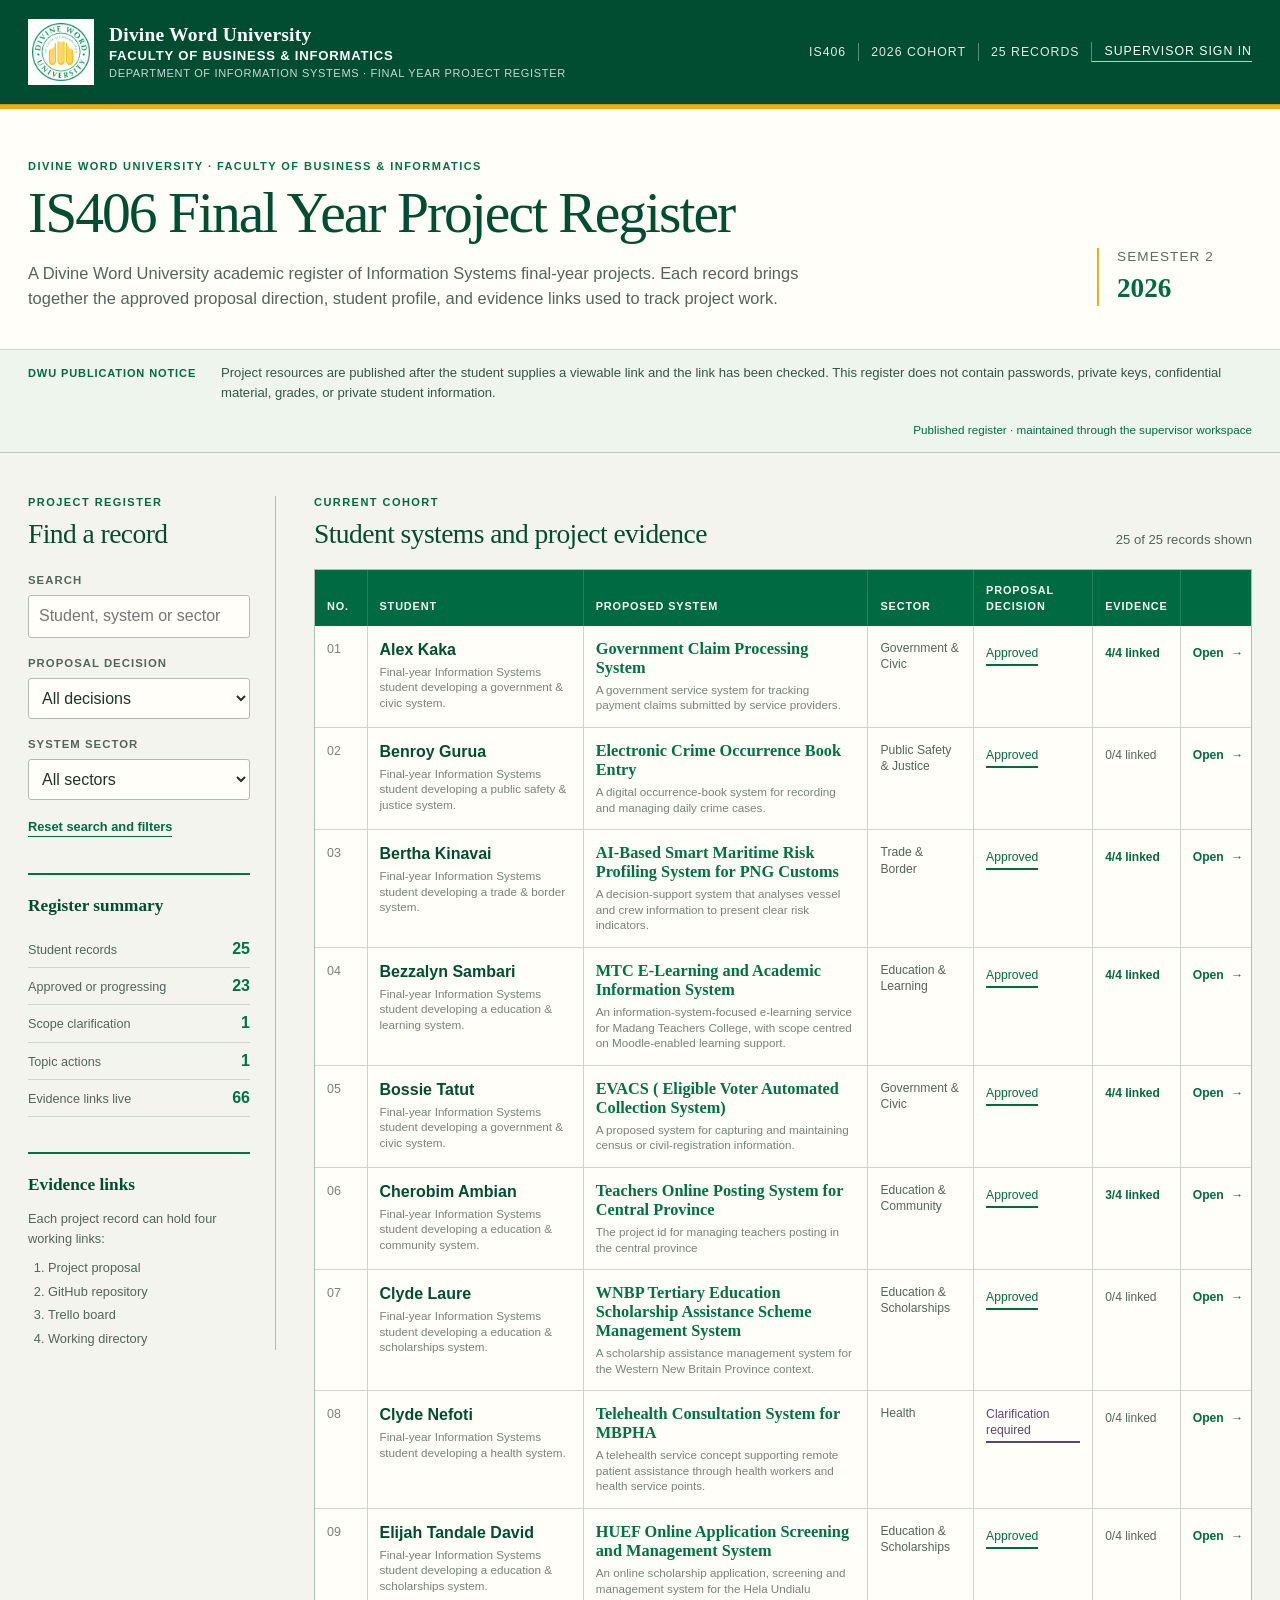
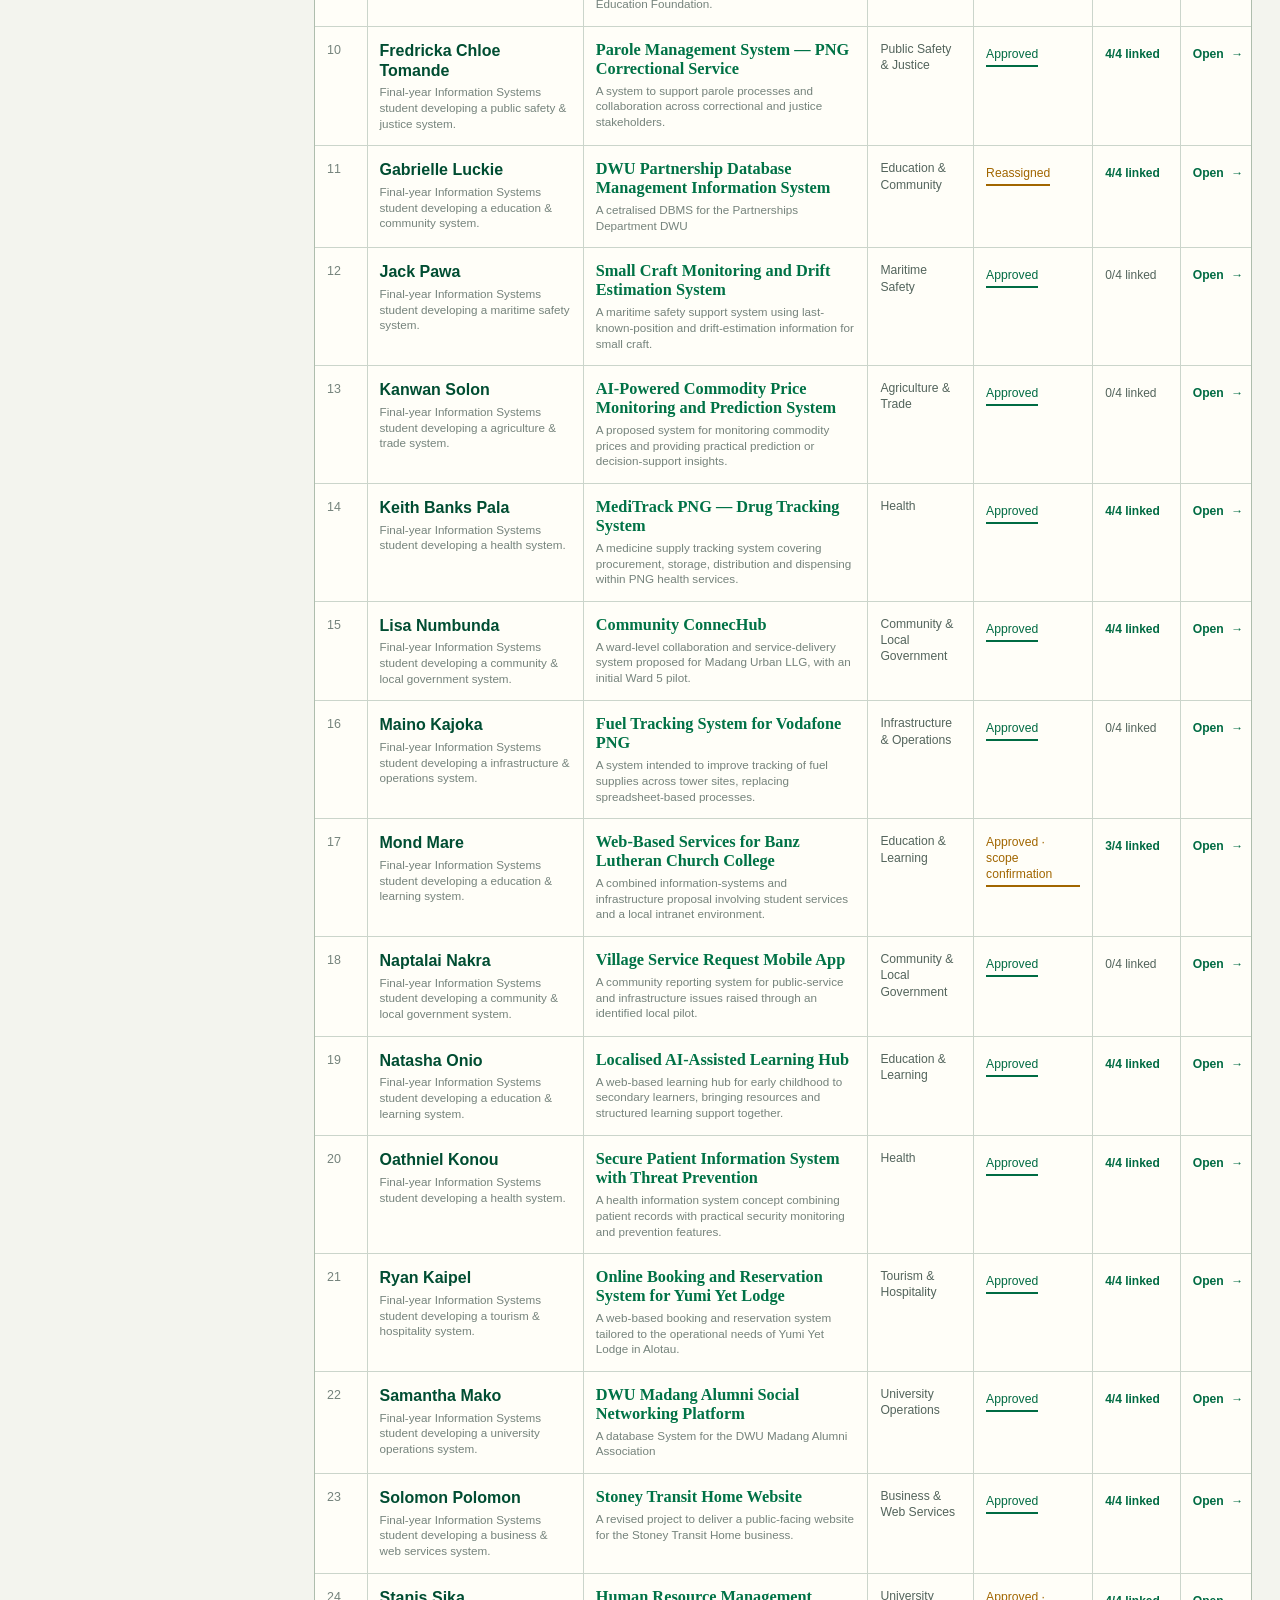
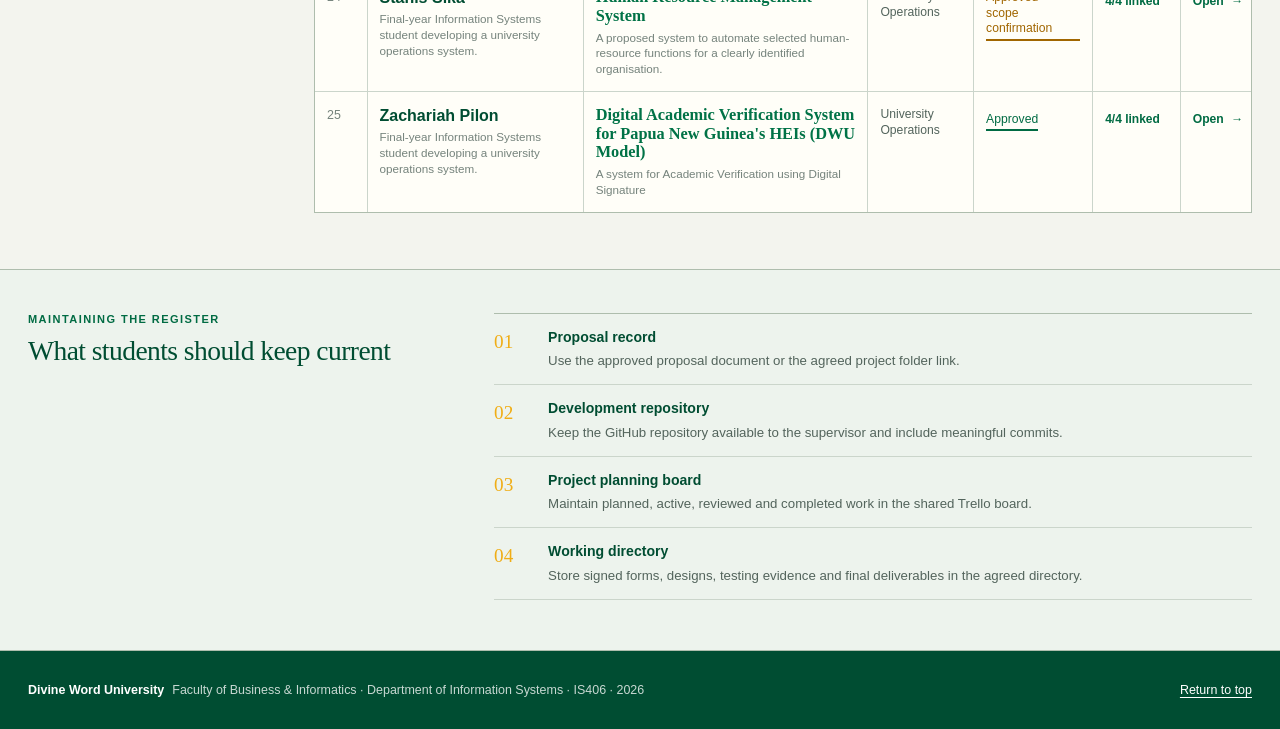
<file: index.html>
<!doctype html>
<html lang="en">
<head>
  <meta charset="utf-8">
  <meta name="viewport" content="width=device-width, initial-scale=1">
  <meta name="description" content="IS406 Final Year Project Register — student project proposals, repositories, project boards and working directories.">
  <meta name="theme-color" content="#006b3c">
  <title>IS406 Final Year Project Register | Divine Word University</title>
  <link rel="stylesheet" href="assets/styles.css">
</head>
<body>
  <a class="skip-link" href="#project-register">Skip to project register</a>

  <header class="masthead" id="top">
    <div class="page-width masthead-inner">
      <a class="institution-mark" href="#top" aria-label="Divine Word University IS406 Final Year Project Register home">
        <img class="dwu-crest" src="assets/images/dwu-logo.png" alt="Divine Word University crest">
        <span class="mark-text">
          <span class="university-name">Divine Word University</span>
          <strong>Faculty of Business &amp; Informatics</strong>
          <span>Department of Information Systems · Final Year Project Register</span>
        </span>
      </a>
      <div class="masthead-meta" aria-label="Register information">
        <span>IS406</span>
        <span>2026 Cohort</span>
        <span id="headerRecordCount">25 records</span>
        <button class="supervisor-link" id="openSupervisorWorkspace" type="button">Supervisor sign in</button>
      </div>
    </div>
  </header>

  <main>
    <section class="register-heading" aria-labelledby="page-title">
      <div class="page-width">
        <p class="kicker">Divine Word University · Faculty of Business &amp; Informatics</p>
        <div class="heading-line">
          <div>
            <h1 id="page-title">IS406 Final Year Project Register</h1>
            <p class="intro">A Divine Word University academic register of Information Systems final-year projects. Each record brings together the approved proposal direction, student profile, and evidence links used to track project work.</p>
          </div>
          <p class="register-period">Semester 2<br><strong>2026</strong></p>
        </div>
      </div>
    </section>

    <section class="register-notice" aria-label="Publication notice">
      <div class="page-width notice-inner">
        <strong>DWU publication notice</strong>
        <p>Project resources are published after the student supplies a viewable link and the link has been checked. This register does not contain passwords, private keys, confidential material, grades, or private student information.</p>
        <span id="registerDataStatus" class="register-data-status" aria-live="polite">Published register</span>
      </div>
    </section>

    <section class="work-area page-width" id="project-register" aria-labelledby="register-title">
      <aside class="register-tools" aria-labelledby="find-record-title">
        <div class="tool-heading">
          <p class="kicker">Project register</p>
          <h2 id="find-record-title">Find a record</h2>
        </div>

        <label class="field-label" for="searchInput">Search</label>
        <div class="search-control">
          <input id="searchInput" type="search" placeholder="Student, system or sector" autocomplete="off">
        </div>

        <label class="field-label" for="statusFilter">Proposal decision</label>
        <select id="statusFilter">
          <option value="all">All decisions</option>
          <option value="Approved">Approved</option>
          <option value="Approved · scope confirmation">Approved · scope confirmation</option>
          <option value="Clarification required">Clarification required</option>
          <option value="Reassigned">Reassigned</option>
          <option value="New topic required">New topic required</option>
        </select>

        <label class="field-label" for="domainFilter">System sector</label>
        <select id="domainFilter"><option value="all">All sectors</option></select>

        <button class="text-button" id="clearFilters" type="button">Reset search and filters</button>

        <section class="register-summary" aria-labelledby="summary-title">
          <h3 id="summary-title">Register summary</h3>
          <dl id="summaryList"></dl>
        </section>

        <section class="evidence-key" aria-labelledby="evidence-title">
          <h3 id="evidence-title">Evidence links</h3>
          <p>Each project record can hold four working links:</p>
          <ol>
            <li>Project proposal</li>
            <li>GitHub repository</li>
            <li>Trello board</li>
            <li>Working directory</li>
          </ol>
        </section>
      </aside>

      <section class="register-content" aria-labelledby="register-title">
        <div class="register-content-head">
          <div>
            <p class="kicker">Current cohort</p>
            <h2 id="register-title">Student systems and project evidence</h2>
          </div>
          <p id="resultCount" class="record-count" aria-live="polite"></p>
        </div>

        <div class="table-scroll" tabindex="0" aria-label="Scrollable student project register">
          <table class="project-table">
            <thead>
              <tr>
                <th scope="col" class="col-no">No.</th>
                <th scope="col">Student</th>
                <th scope="col">Proposed system</th>
                <th scope="col">Sector</th>
                <th scope="col">Proposal decision</th>
                <th scope="col" class="col-evidence">Evidence</th>
                <th scope="col"><span class="sr-only">Open record</span></th>
              </tr>
            </thead>
            <tbody id="projectRows"></tbody>
          </table>
        </div>

        <div class="empty-state" id="emptyState" hidden>
          <h3>No matching project record</h3>
          <p>Try another search term or reset the register filters.</p>
          <button class="text-button" id="emptyClear" type="button">Reset search and filters</button>
        </div>
      </section>
    </section>

    <section class="submission-guidance" aria-labelledby="guidance-title">
      <div class="page-width guidance-layout">
        <div>
          <p class="kicker">Maintaining the register</p>
          <h2 id="guidance-title">What students should keep current</h2>
        </div>
        <div class="guidance-list">
          <article>
            <span>01</span>
            <div><h3>Proposal record</h3><p>Use the approved proposal document or the agreed project folder link.</p></div>
          </article>
          <article>
            <span>02</span>
            <div><h3>Development repository</h3><p>Keep the GitHub repository available to the supervisor and include meaningful commits.</p></div>
          </article>
          <article>
            <span>03</span>
            <div><h3>Project planning board</h3><p>Maintain planned, active, reviewed and completed work in the shared Trello board.</p></div>
          </article>
          <article>
            <span>04</span>
            <div><h3>Working directory</h3><p>Store signed forms, designs, testing evidence and final deliverables in the agreed directory.</p></div>
          </article>
        </div>
      </div>
    </section>
  </main>

  <footer class="site-footer">
    <div class="page-width footer-inner">
      <p><strong>Divine Word University</strong><span>Faculty of Business &amp; Informatics · Department of Information Systems · IS406 · 2026</span></p>
      <a href="#top">Return to top</a>
    </div>
  </footer>

  <dialog id="projectDialog" class="record-dialog" aria-labelledby="dialogTitle">
    <div class="dialog-bar">
      <p>Divine Word University · IS406 project record</p>
      <button id="closeDialog" type="button" aria-label="Close project record">Close</button>
    </div>
    <div id="dialogContent"></div>
  </dialog>



  <dialog id="supervisorDialog" class="supervisor-dialog" aria-labelledby="supervisorDialogTitle">
    <div class="workspace-dialog-bar">
      <div>
        <p class="workspace-label">Divine Word University · controlled record maintenance</p>
        <h2 id="supervisorDialogTitle">Supervisor workspace</h2>
      </div>
      <div class="workspace-dialog-actions">
        <span id="connectedAs" class="connected-as" hidden></span>
        <button id="disconnectButton" class="dialog-action" type="button" hidden>Disconnect</button>
        <button id="closeSupervisorWorkspace" class="dialog-action" type="button">Close workspace</button>
      </div>
    </div>
    <div class="supervisor-dialog-content">
      <section class="workspace-intro" aria-label="Supervisor workspace purpose">
        <p class="kicker">Same register, controlled updates</p>
        <p>Use this workspace to create, review, update, or remove project records without opening or editing the project data file. Each confirmed change is committed to the authorised GitHub repository and appears in the public register after GitHub Pages publishes it.</p>
      </section>
      <section class="workspace-notice" aria-label="Access notice">
        <strong>Supervisor access</strong>
        <p>Use only a GitHub account with permission to update this repository. Do not add passwords, private keys, confidential reports, grades, or private student information.</p>
      </section>

    <section id="connectView" class="connect-layout">
      <div class="connect-intro">
        <p class="kicker">GitHub repository connection</p>
        <h2>Connect before editing records</h2>
        <p>This is an editing interface for the project register—not a text editor. It loads the current student data from <code>assets/projects.js</code>, lets you edit a selected record through the form, and commits the update to GitHub.</p>
        <p class="small-note">Each supervisor uses their own GitHub fine-grained personal access token with access limited to this repository. The token is held in this browser tab only and is discarded when you disconnect or close the tab.</p>
        <p class="small-note"><a class="action-link" href="GITHUB_SUPERVISOR_WORKSPACE.md">Read the supervisor connection guide</a></p>
      </div>

      <form id="connectForm" class="connect-form" novalidate>
        <div class="form-grid compact-grid">
          <div>
            <label for="repoOwner">Organisation or owner</label>
            <input id="repoOwner" name="repoOwner" type="text" autocomplete="organization" required>
          </div>
          <div>
            <label for="repoName">Repository</label>
            <input id="repoName" name="repoName" type="text" autocomplete="off" required>
          </div>
        </div>
        <div>
          <label for="repoBranch">Branch</label>
          <input id="repoBranch" name="repoBranch" type="text" autocomplete="off" required>
        </div>
        <div>
          <label for="githubToken">GitHub access token</label>
          <input id="githubToken" name="githubToken" type="password" autocomplete="off" spellcheck="false" required>
          <p class="field-help">Create a fine-grained token for this repository only, with <strong>Contents: Read and write</strong>. Do not paste a token into any public document, email, or source file.</p>
        </div>
        <button class="primary-button" type="submit">Connect to register</button>
        <p id="connectMessage" class="form-note" role="status" hidden></p>
      </form>
    </section>

    <section id="workspaceView" class="admin-workspace" hidden>
      <div class="workspace-header">
        <div>
          <p class="kicker">Project records</p>
          <h2>Review and update the current cohort</h2>
        </div>
        <p id="adminCount" class="record-count"></p>
      </div>

      <section class="repository-strip" aria-label="Connected repository details">
        <div>
          <strong id="repositoryLabel">Repository</strong>
          <span id="repositoryPath"></span>
        </div>
        <div>
          <strong>Data file</strong>
          <span id="dataFileLabel">assets/projects.js</span>
        </div>
        <div>
          <strong>Last loaded</strong>
          <span id="lastLoaded">—</span>
        </div>
        <button id="reloadRegisterButton" class="secondary-button" type="button">Reload current register</button>
      </section>

      <div class="admin-work-grid">
        <aside class="admin-list-panel" aria-labelledby="project-list-title">
          <div class="tool-heading">
            <p class="kicker">Record selection</p>
            <h3 id="project-list-title">Choose a project</h3>
          </div>
          <label class="field-label" for="adminSearch">Search register</label>
          <div class="search-control"><input id="adminSearch" type="search" placeholder="Student, system or sector" autocomplete="off"></div>
          <label class="field-label" for="adminStatusFilter">Proposal decision</label>
          <select id="adminStatusFilter"></select>
          <div class="list-actions">
            <button id="newRecordButton" class="secondary-button" type="button">Add project record</button>
          </div>
          <div class="admin-table-scroll" tabindex="0" aria-label="Scrollable supervisor project record list">
            <table class="admin-project-table">
              <thead><tr><th>No.</th><th>Student and system</th><th>Decision</th><th>Links</th><th><span class="sr-only">Edit</span></th></tr></thead>
              <tbody id="adminRows"></tbody>
            </table>
          </div>
        </aside>

        <section class="editor-panel" aria-labelledby="formTitle">
          <div class="editor-heading">
            <p class="kicker">Record editor</p>
            <h3 id="formTitle">Select a project record</h3>
          </div>
          <p id="emptyForm" class="editor-empty">Select a project from the register to review or update its details.</p>
          <form id="recordForm" class="record-form" novalidate>
            <input type="hidden" name="id" id="id">
            <div class="form-grid compact-grid">
              <div>
                <label for="student">Student name <span aria-hidden="true">*</span></label>
                <input id="student" name="student" type="text" required>
              </div>
              <div>
                <label for="initials">Initials</label>
                <input id="initials" name="initials" type="text" maxlength="6">
              </div>
            </div>
            <div class="form-grid compact-grid">
              <div>
                <label for="title">Proposed system <span aria-hidden="true">*</span></label>
                <input id="title" name="title" type="text" required>
              </div>
              <div>
                <label for="domain">System sector <span aria-hidden="true">*</span></label>
                <input id="domain" name="domain" type="text" required>
              </div>
            </div>
            <div class="form-grid compact-grid">
              <div>
                <label for="status">Proposal decision <span aria-hidden="true">*</span></label>
                <select id="status" name="status" required>
                  <option value="Approved">Approved</option>
                  <option value="Approved · scope confirmation">Approved · scope confirmation</option>
                  <option value="Clarification required">Clarification required</option>
                  <option value="Reassigned">Reassigned</option>
                  <option value="New topic required">New topic required</option>
                </select>
              </div>
              <div>
                <label for="proposalStage">Current project stage <span aria-hidden="true">*</span></label>
                <input id="proposalStage" name="proposalStage" type="text" required>
              </div>
            </div>
            <div>
              <label for="summary">System proposal summary <span aria-hidden="true">*</span></label>
              <textarea id="summary" name="summary" rows="4" required></textarea>
            </div>
            <div>
              <label for="note">Supervisor direction or next action</label>
              <textarea id="note" name="note" rows="4"></textarea>
            </div>
            <fieldset class="link-fieldset">
              <legend>Published evidence links</legend>
              <p>Use complete viewable links only. Leave a field blank until it has been checked.</p>
              <div class="form-grid">
                <div><label for="proposalUrl">Project proposal</label><input id="proposalUrl" name="proposalUrl" type="url" placeholder="https://…"></div>
                <div><label for="githubUrl">GitHub repository</label><input id="githubUrl" name="githubUrl" type="url" placeholder="https://github.com/…"></div>
                <div><label for="trelloUrl">Trello board</label><input id="trelloUrl" name="trelloUrl" type="url" placeholder="https://trello.com/…"></div>
                <div><label for="workspaceUrl">Working directory</label><input id="workspaceUrl" name="workspaceUrl" type="url" placeholder="https://…"></div>
              </div>
            </fieldset>
            <div>
              <label for="commitNote">Commit note</label>
              <input id="commitNote" name="commitNote" type="text" maxlength="140" placeholder="Optional note for the GitHub history">
              <p class="field-help">GitHub records the exact account that commits this change. This note becomes part of the commit message.</p>
            </div>
            <div class="form-actions">
              <button class="primary-button" type="submit">Save and commit record</button>
              <button id="resetFormButton" class="text-button" type="button">Discard unsaved changes</button>
              <button id="deleteRecordButton" class="danger-button" type="button" hidden>Remove record</button>
            </div>
            <section id="deleteConfirmPanel" class="delete-confirmation" aria-labelledby="deleteConfirmationTitle" hidden>
              <p class="delete-confirmation-kicker">Permanent action</p>
              <h4 id="deleteConfirmationTitle">Remove this project record?</h4>
              <p><strong id="deleteRecordName"></strong> will be removed from the public register when the GitHub Pages deployment completes. The repository commit history will retain the prior version.</p>
              <label for="deleteConfirmation">Type <strong>DELETE</strong> to confirm</label>
              <div class="delete-confirmation-actions">
                <input id="deleteConfirmation" type="text" autocomplete="off" spellcheck="false" aria-describedby="deleteConfirmationHint">
                <button id="confirmDeleteButton" class="danger-button" type="button" disabled>Delete permanently</button>
                <button id="cancelDeleteButton" class="text-button" type="button">Cancel</button>
              </div>
              <p id="deleteConfirmationHint" class="field-help">Use this only for a duplicate, withdrawn, or incorrectly created project record. Use the normal editor to change a project instead.</p>
            </section>
            <p id="formMessage" class="form-note" role="status" hidden></p>
          </form>
          <div class="workspace-public-action" id="workspacePublicAction" hidden>
            <p>The register has been updated in this browser.</p>
            <button id="showPublicRecordButton" class="secondary-button" type="button">View updated record in main register</button>
          </div>
        </section>
      </div>
    </section>
    </div>
  </dialog>

  <template id="projectRowTemplate">
    <tr>
      <td class="record-number"></td>
      <td><button class="student-link" type="button"><span class="student-name"></span><span class="student-bio"></span></button></td>
      <td><button class="system-link" type="button"><span class="project-title"></span><span class="project-summary"></span></button></td>
      <td class="project-domain"></td>
      <td><span class="status-label"></span></td>
      <td class="evidence-cell"><span class="evidence-count"></span></td>
      <td class="open-cell"><button class="open-record" type="button">Open<span aria-hidden="true">→</span></button></td>
    </tr>
  </template>

  <script src="assets/projects.js"></script>
  <script src="assets/repository-config.js"></script>
  <script src="assets/app.js"></script>
  <script src="assets/supervisor-workspace.js"></script>
</body>
</html>
</file>
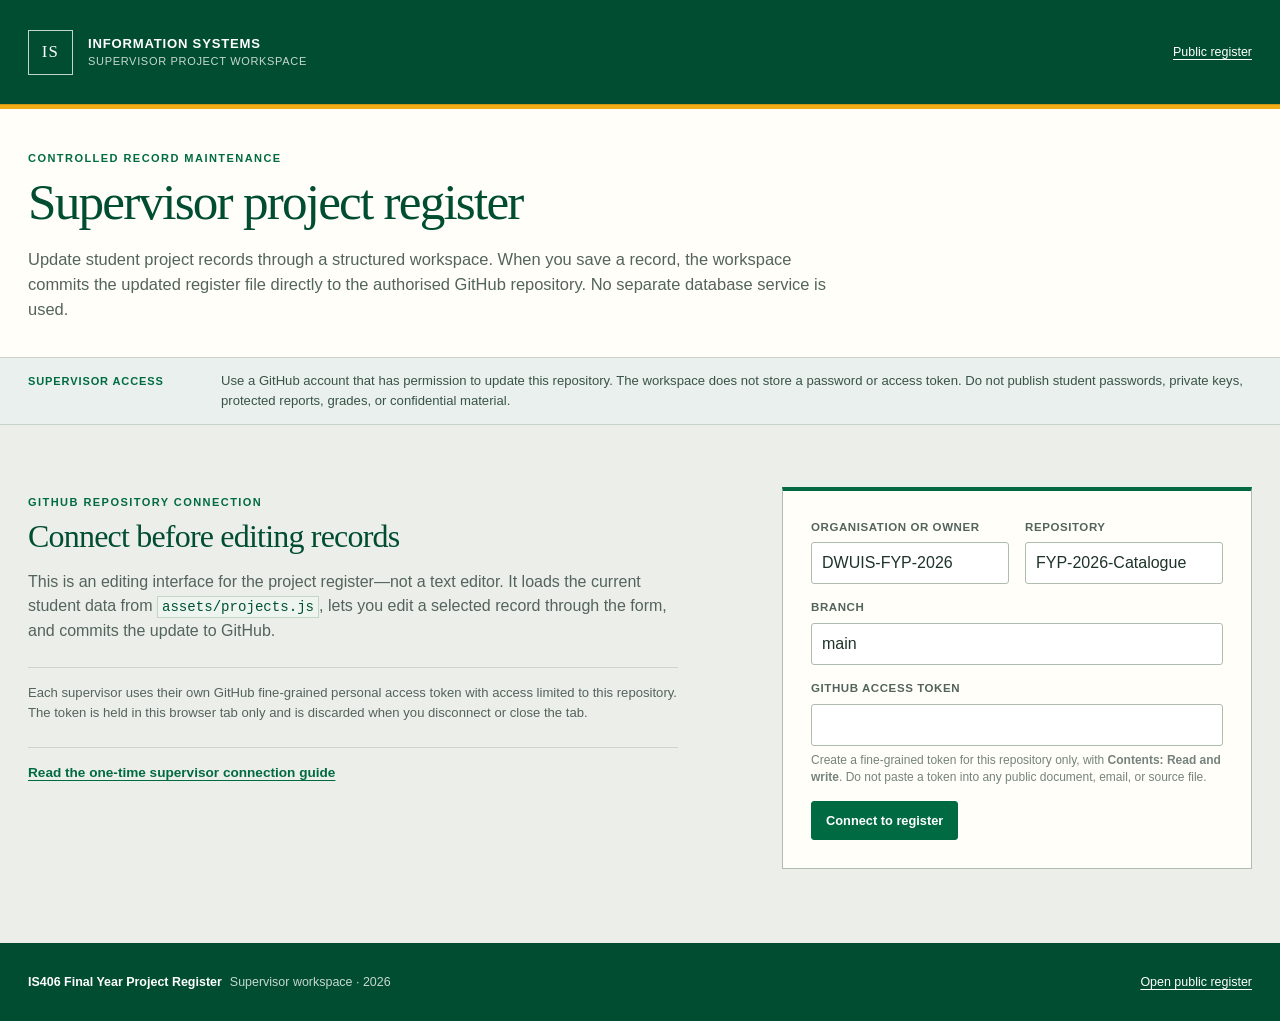
<file: admin.html>
<!doctype html>
<html lang="en">
<head>
  <meta charset="utf-8">
  <meta name="viewport" content="width=device-width, initial-scale=1">
  <meta name="description" content="Supervisor workspace for maintaining the IS406 Final Year Project Register through the GitHub repository.">
  <meta name="theme-color" content="#12324a">
  <title>Supervisor Workspace | IS406 Project Register</title>
  <link rel="stylesheet" href="assets/styles.css">
</head>
<body class="admin-body">
  <a class="skip-link" href="#admin-main">Skip to supervisor workspace</a>

  <header class="masthead admin-masthead">
    <div class="page-width masthead-inner">
      <a class="institution-mark" href="index.html" aria-label="Return to the public IS406 project register">
        <span class="mark-monogram" aria-hidden="true">IS</span>
        <span class="mark-text">
          <strong>Information Systems</strong>
          <span>Supervisor Project Workspace</span>
        </span>
      </a>
      <nav class="admin-top-nav" aria-label="Register navigation">
        <a href="index.html">Public register</a>
        <span id="connectedAs" hidden></span>
        <button id="disconnectButton" type="button" hidden>Disconnect</button>
      </nav>
    </div>
  </header>

  <main id="admin-main">
    <section class="admin-heading">
      <div class="page-width">
        <p class="kicker">Controlled record maintenance</p>
        <h1>Supervisor project register</h1>
        <p class="intro">Update student project records through a structured workspace. When you save a record, the workspace commits the updated register file directly to the authorised GitHub repository. No separate database service is used.</p>
      </div>
    </section>

    <section class="admin-notice" aria-label="Access notice">
      <div class="page-width notice-inner">
        <strong>Supervisor access</strong>
        <p>Use a GitHub account that has permission to update this repository. The workspace does not store a password or access token. Do not publish student passwords, private keys, protected reports, grades, or confidential material.</p>
      </div>
    </section>

    <section id="connectView" class="page-width connect-layout">
      <div class="connect-intro">
        <p class="kicker">GitHub repository connection</p>
        <h2>Connect before editing records</h2>
        <p>This is an editing interface for the project register—not a text editor. It loads the current student data from <code>assets/projects.js</code>, lets you edit a selected record through the form, and commits the update to GitHub.</p>
        <p class="small-note">Each supervisor uses their own GitHub fine-grained personal access token with access limited to this repository. The token is held in this browser tab only and is discarded when you disconnect or close the tab.</p>
        <p class="small-note"><a class="action-link" href="GITHUB_SUPERVISOR_WORKSPACE.md">Read the one-time supervisor connection guide</a></p>
      </div>

      <form id="connectForm" class="connect-form" novalidate>
        <div class="form-grid compact-grid">
          <div>
            <label for="repoOwner">Organisation or owner</label>
            <input id="repoOwner" name="repoOwner" type="text" autocomplete="organization" required>
          </div>
          <div>
            <label for="repoName">Repository</label>
            <input id="repoName" name="repoName" type="text" autocomplete="off" required>
          </div>
        </div>
        <div>
          <label for="repoBranch">Branch</label>
          <input id="repoBranch" name="repoBranch" type="text" autocomplete="off" required>
        </div>
        <div>
          <label for="githubToken">GitHub access token</label>
          <input id="githubToken" name="githubToken" type="password" autocomplete="off" spellcheck="false" required>
          <p class="field-help">Create a fine-grained token for this repository only, with <strong>Contents: Read and write</strong>. Do not paste a token into any public document, email, or source file.</p>
        </div>
        <button class="primary-button" type="submit">Connect to register</button>
        <p id="connectMessage" class="form-note" role="status" hidden></p>
      </form>
    </section>

    <section id="workspaceView" class="page-width admin-workspace" hidden>
      <div class="workspace-header">
        <div>
          <p class="kicker">Project records</p>
          <h2>Review and update the current cohort</h2>
        </div>
        <p id="adminCount" class="record-count"></p>
      </div>

      <section class="repository-strip" aria-label="Connected repository details">
        <div>
          <strong id="repositoryLabel">Repository</strong>
          <span id="repositoryPath"></span>
        </div>
        <div>
          <strong>Data file</strong>
          <span id="dataFileLabel">assets/projects.js</span>
        </div>
        <div>
          <strong>Last loaded</strong>
          <span id="lastLoaded">—</span>
        </div>
        <button id="reloadRegisterButton" class="secondary-button" type="button">Reload current register</button>
      </section>

      <div class="admin-work-grid">
        <aside class="admin-list-panel" aria-labelledby="project-list-title">
          <div class="tool-heading">
            <p class="kicker">Record selection</p>
            <h3 id="project-list-title">Choose a project</h3>
          </div>
          <label class="field-label" for="adminSearch">Search register</label>
          <div class="search-control"><input id="adminSearch" type="search" placeholder="Student, system or sector" autocomplete="off"></div>
          <label class="field-label" for="adminStatusFilter">Proposal decision</label>
          <select id="adminStatusFilter"></select>
          <div class="list-actions">
            <button id="newRecordButton" class="secondary-button" type="button">Add project record</button>
          </div>
          <div class="admin-table-scroll" tabindex="0" aria-label="Scrollable supervisor project record list">
            <table class="admin-project-table">
              <thead><tr><th>No.</th><th>Student and system</th><th>Decision</th><th>Links</th><th><span class="sr-only">Edit</span></th></tr></thead>
              <tbody id="adminRows"></tbody>
            </table>
          </div>
        </aside>

        <section class="editor-panel" aria-labelledby="formTitle">
          <div class="editor-heading">
            <p class="kicker">Record editor</p>
            <h3 id="formTitle">Select a project record</h3>
          </div>
          <p id="emptyForm" class="editor-empty">Select a project from the register to review or update its details.</p>
          <form id="recordForm" class="record-form" novalidate>
            <input type="hidden" name="id" id="id">
            <div class="form-grid compact-grid">
              <div>
                <label for="student">Student name <span aria-hidden="true">*</span></label>
                <input id="student" name="student" type="text" required>
              </div>
              <div>
                <label for="initials">Initials</label>
                <input id="initials" name="initials" type="text" maxlength="6">
              </div>
            </div>
            <div class="form-grid compact-grid">
              <div>
                <label for="title">Proposed system <span aria-hidden="true">*</span></label>
                <input id="title" name="title" type="text" required>
              </div>
              <div>
                <label for="domain">System sector <span aria-hidden="true">*</span></label>
                <input id="domain" name="domain" type="text" required>
              </div>
            </div>
            <div class="form-grid compact-grid">
              <div>
                <label for="status">Proposal decision <span aria-hidden="true">*</span></label>
                <select id="status" name="status" required>
                  <option value="Approved">Approved</option>
                  <option value="Approved · scope confirmation">Approved · scope confirmation</option>
                  <option value="Clarification required">Clarification required</option>
                  <option value="Reassigned">Reassigned</option>
                  <option value="New topic required">New topic required</option>
                </select>
              </div>
              <div>
                <label for="proposalStage">Current project stage <span aria-hidden="true">*</span></label>
                <input id="proposalStage" name="proposalStage" type="text" required>
              </div>
            </div>
            <div>
              <label for="summary">System proposal summary <span aria-hidden="true">*</span></label>
              <textarea id="summary" name="summary" rows="4" required></textarea>
            </div>
            <div>
              <label for="note">Supervisor direction or next action</label>
              <textarea id="note" name="note" rows="4"></textarea>
            </div>
            <fieldset class="link-fieldset">
              <legend>Published evidence links</legend>
              <p>Use complete viewable links only. Leave a field blank until it has been checked.</p>
              <div class="form-grid">
                <div><label for="proposalUrl">Project proposal</label><input id="proposalUrl" name="proposalUrl" type="url" placeholder="https://…"></div>
                <div><label for="githubUrl">GitHub repository</label><input id="githubUrl" name="githubUrl" type="url" placeholder="https://github.com/…"></div>
                <div><label for="trelloUrl">Trello board</label><input id="trelloUrl" name="trelloUrl" type="url" placeholder="https://trello.com/…"></div>
                <div><label for="workspaceUrl">Working directory</label><input id="workspaceUrl" name="workspaceUrl" type="url" placeholder="https://…"></div>
              </div>
            </fieldset>
            <div>
              <label for="commitNote">Commit note</label>
              <input id="commitNote" name="commitNote" type="text" maxlength="140" placeholder="Optional note for the GitHub history">
              <p class="field-help">GitHub records the exact account that commits this change. This note becomes part of the commit message.</p>
            </div>
            <div class="form-actions">
              <button class="primary-button" type="submit">Save and commit record</button>
              <button id="resetFormButton" class="text-button" type="button">Discard unsaved changes</button>
            </div>
            <p id="formMessage" class="form-note" role="status" hidden></p>
          </form>
        </section>
      </div>
    </section>
  </main>

  <footer class="site-footer">
    <div class="page-width footer-inner">
      <p><strong>IS406 Final Year Project Register</strong><span>Supervisor workspace · 2026</span></p>
      <a href="index.html">Open public register</a>
    </div>
  </footer>

  <script src="assets/projects.js"></script>
  <script src="assets/repository-config.js"></script>
  <script src="assets/admin.js"></script>
</body>
</html>
</file>
<file: assets/styles.css>
:root {
  --navy: #12324a;
  --navy-deep: #0b2234;
  --paper: #fffef9;
  --canvas: #f3f1e9;
  --ink: #1c2d36;
  --ink-soft: #52636b;
  --muted: #758087;
  --line: #cfd3cd;
  --line-strong: #aeb7b5;
  --blue: #1d627a;
  --gold: #a96e18;
  --green: #235c47;
  --orange: #8b4c19;
  --red: #852d2d;
  --violet: #5c426d;
  --radius: 3px;
  --page: min(1380px, calc(100% - 56px));
}

* { box-sizing: border-box; }
html { scroll-behavior: smooth; }
body {
  margin: 0;
  color: var(--ink);
  background: var(--canvas);
  font-family: "Segoe UI", Arial, Helvetica, sans-serif;
  font-size: 16px;
  line-height: 1.52;
}
a { color: inherit; }
button, input, select { font: inherit; }
button { cursor: pointer; }
.page-width { width: var(--page); margin-inline: auto; }
.sr-only { position: absolute; width: 1px; height: 1px; margin: -1px; padding: 0; overflow: hidden; clip: rect(0 0 0 0); white-space: nowrap; border: 0; }
.skip-link { position: fixed; top: -60px; left: 20px; z-index: 1000; padding: 9px 12px; color: #fff; background: var(--navy-deep); border: 1px solid #fff; }
.skip-link:focus { top: 20px; }

.masthead {
  position: sticky;
  top: 0;
  z-index: 900;
  color: #fff;
  background: var(--navy);
  border-bottom: 5px solid var(--gold);
}
/* Keeps the DWU identity and supervisor access visible while the register is scrolled. */
.masthead::after {
  content: "";
  position: absolute;
  right: 0;
  bottom: -1px;
  left: 0;
  height: 1px;
  background: rgba(0, 0, 0, .12);
  pointer-events: none;
}

.masthead-inner { min-height: 92px; display: flex; align-items: center; justify-content: space-between; gap: 28px; }
.institution-mark { display: inline-flex; align-items: center; gap: 14px; text-decoration: none; }
.mark-monogram { display: grid; place-items: center; width: 45px; height: 45px; border: 1px solid rgba(255,255,255,.76); font-family: Georgia, "Times New Roman", serif; font-size: 1.05rem; letter-spacing: .08em; }
.mark-text { display: grid; line-height: 1.15; }
.mark-text strong { font-size: 1rem; letter-spacing: .03em; }
.mark-text span { margin-top: 4px; font-size: .76rem; letter-spacing: .09em; text-transform: uppercase; color: rgba(255,255,255,.76); }
.masthead-meta { display: flex; align-items: center; gap: 0; font-size: .77rem; text-transform: uppercase; letter-spacing: .08em; color: rgba(255,255,255,.82); }
.masthead-meta span { padding: 0 12px; border-left: 1px solid rgba(255,255,255,.35); }
.masthead-meta span:first-child { border-left: 0; }

.register-heading { padding: 51px 0 38px; background: var(--paper); border-bottom: 1px solid var(--line); }
.kicker { margin: 0 0 10px; color: var(--blue); font-size: .69rem; line-height: 1.2; font-weight: 750; letter-spacing: .13em; text-transform: uppercase; }
.heading-line { display: grid; grid-template-columns: minmax(0, 1fr) 155px; gap: 36px; align-items: end; }
h1, h2, h3 { font-family: Georgia, "Times New Roman", serif; color: var(--navy-deep); }
h1 { max-width: 900px; margin: 0; font-size: clamp(2.1rem, 4.5vw, 4.15rem); font-weight: 500; line-height: 1.04; letter-spacing: -.035em; }
.intro { max-width: 820px; margin: 18px 0 0; color: var(--ink-soft); font-size: 1.03rem; }
.register-period { margin: 0 0 5px; padding-left: 18px; color: var(--ink-soft); border-left: 2px solid var(--gold); font-size: .85rem; line-height: 1.35; text-transform: uppercase; letter-spacing: .08em; }
.register-period strong { display: block; margin-top: 3px; color: var(--navy); font-family: Georgia, "Times New Roman", serif; font-size: 1.7rem; letter-spacing: 0; }

.register-notice { background: #eaf0ed; border-bottom: 1px solid #c4d3cb; }
.notice-inner { display: grid; grid-template-columns: 175px 1fr; gap: 18px; padding: 13px 0; align-items: baseline; font-size: .82rem; }
.notice-inner strong { color: var(--green); text-transform: uppercase; letter-spacing: .08em; font-size: .69rem; }
.notice-inner p { margin: 0; color: #365049; }

.work-area { display: grid; grid-template-columns: 248px minmax(0, 1fr); gap: 38px; padding: 43px 0 56px; align-items: start; }
.register-tools { position: sticky; top: 16px; padding-right: 25px; border-right: 1px solid var(--line-strong); }
.tool-heading { margin-bottom: 22px; }
.tool-heading h2, .register-content-head h2, .submission-guidance h2 { margin: 0; font-size: 1.72rem; font-weight: 500; letter-spacing: -.02em; line-height: 1.12; }
.field-label { display: block; margin: 17px 0 6px; color: var(--ink-soft); font-size: .71rem; font-weight: 700; text-transform: uppercase; letter-spacing: .09em; }
.search-control, select { width: 100%; min-height: 41px; border: 1px solid var(--line-strong); border-radius: var(--radius); background: var(--paper); color: var(--ink); }
.search-control input { width: 100%; min-height: 39px; padding: 8px 10px; border: 0; outline: none; background: transparent; color: var(--ink); }
.search-control:focus-within, select:focus { outline: 2px solid rgba(29,98,122,.35); outline-offset: 2px; border-color: var(--blue); }
select { padding: 8px 9px; }
.text-button { margin-top: 17px; padding: 0; color: var(--blue); font-size: .8rem; font-weight: 700; text-align: left; background: transparent; border: 0; border-bottom: 1px solid currentColor; }
.text-button:hover { color: var(--navy-deep); }
.register-summary, .evidence-key { margin-top: 35px; padding-top: 18px; border-top: 2px solid var(--navy); }
.register-summary h3, .evidence-key h3 { margin: 0 0 11px; font-size: 1.08rem; font-weight: 600; }
.register-summary dl { margin: 0; }
.register-summary .summary-row { display: flex; align-items: baseline; justify-content: space-between; gap: 10px; padding: 6px 0; border-bottom: 1px solid var(--line); }
.register-summary dt { color: var(--ink-soft); font-size: .79rem; }
.register-summary dd { margin: 0; color: var(--navy); font-weight: 750; font-variant-numeric: tabular-nums; }
.evidence-key p, .evidence-key ol { margin: 0; color: var(--ink-soft); font-size: .8rem; }
.evidence-key ol { margin-top: 8px; padding-left: 20px; }
.evidence-key li { padding: 2px 0; }

.register-content { min-width: 0; }
.register-content-head { display: flex; align-items: end; justify-content: space-between; gap: 24px; margin-bottom: 19px; }
.record-count { margin: 0; color: var(--ink-soft); font-size: .82rem; white-space: nowrap; }
.table-scroll { overflow-x: auto; background: var(--paper); border: 1px solid var(--line-strong); }
.project-table { width: 100%; min-width: 940px; border-collapse: collapse; text-align: left; }
.project-table th { padding: 12px 12px 11px; color: #f9f9f6; background: var(--navy); border-right: 1px solid rgba(255,255,255,.14); font-size: .68rem; font-weight: 700; letter-spacing: .08em; text-transform: uppercase; vertical-align: bottom; }
.project-table th:last-child { border-right: 0; }
.project-table td { padding: 14px 12px; border-right: 1px solid var(--line); border-bottom: 1px solid var(--line); vertical-align: top; }
.project-table tr:last-child td { border-bottom: 0; }
.project-table td:last-child { border-right: 0; }
.project-table tbody tr { background: var(--paper); }
.project-table tbody tr:hover { background: #f4f7f5; }
.col-no { width: 52px; }.col-evidence { width: 85px; }
.record-number { color: var(--muted); font-size: .78rem; font-variant-numeric: tabular-nums; }
.student-link, .system-link { display: block; width: 100%; padding: 0; color: inherit; text-align: left; background: transparent; border: 0; }
.student-link:hover .student-name, .system-link:hover .project-title { color: var(--blue); text-decoration: underline; text-underline-offset: 3px; }
.student-name { display: block; color: var(--navy-deep); font-weight: 750; line-height: 1.23; }
.student-bio, .project-summary { display: block; margin-top: 4px; color: var(--muted); font-size: .73rem; line-height: 1.34; }
.project-title { display: block; max-width: 390px; color: var(--navy); font-family: Georgia, "Times New Roman", serif; font-size: 1.02rem; font-weight: 600; line-height: 1.16; }
.project-domain { max-width: 130px; color: var(--ink-soft); font-size: .76rem; line-height: 1.34; }
.status-label { display: inline-block; padding: 2px 0; color: var(--ink-soft); font-size: .76rem; line-height: 1.3; border-bottom: 2px solid currentColor; }
.status-approved { color: var(--green); }.status-approved-scope-confirmation { color: var(--orange); }.status-clarification-required { color: var(--violet); }.status-reassigned { color: var(--gold); }.status-new-topic-required { color: var(--red); }
.evidence-count { color: var(--ink-soft); font-size: .75rem; font-variant-numeric: tabular-nums; white-space: nowrap; }
.evidence-count.has-links { color: var(--green); font-weight: 750; }
.open-cell { white-space: nowrap; }.open-record { display: inline-flex; align-items: center; gap: 7px; padding: 3px 0; color: var(--blue); background: transparent; border: 0; font-size: .76rem; font-weight: 750; }.open-record:hover { color: var(--navy-deep); text-decoration: underline; text-underline-offset: 3px; }
.empty-state { padding: 44px 28px; text-align: center; background: var(--paper); border: 1px dashed var(--line-strong); }.empty-state h3 { margin: 0; font-size: 1.35rem; }.empty-state p { margin: 8px 0 0; color: var(--ink-soft); }.empty-state .text-button { margin-inline: auto; }

.submission-guidance { padding: 43px 0 50px; background: #e8ece7; border-top: 1px solid var(--line-strong); border-bottom: 1px solid var(--line-strong); }
.guidance-layout { display: grid; grid-template-columns: minmax(230px, .7fr) minmax(0, 1.3fr); gap: 58px; }
.guidance-list { border-top: 1px solid var(--line-strong); }
.guidance-list article { display: grid; grid-template-columns: 42px 1fr; gap: 12px; padding: 13px 0; border-bottom: 1px solid var(--line); }
.guidance-list article > span { color: var(--gold); font-family: Georgia, "Times New Roman", serif; font-size: 1.2rem; }
.guidance-list h3 { margin: 0; font-family: "Segoe UI", Arial, sans-serif; font-size: .88rem; }.guidance-list p { margin: 3px 0 0; color: var(--ink-soft); font-size: .83rem; }

.site-footer { color: rgba(255,255,255,.78); background: var(--navy-deep); }
.footer-inner { min-height: 78px; display: flex; align-items: center; justify-content: space-between; gap: 25px; font-size: .78rem; }
.footer-inner p { display: flex; gap: 8px; margin: 0; }.footer-inner strong { color: #fff; }.footer-inner a { color: #fff; text-underline-offset: 3px; }

.record-dialog { width: min(900px, calc(100% - 34px)); max-height: min(88vh, 840px); overflow: auto; padding: 0; color: var(--ink); background: var(--paper); border: 1px solid var(--navy-deep); border-radius: 0; box-shadow: 0 22px 60px rgba(4,18,27,.35); }
.record-dialog::backdrop { background: rgba(8,22,32,.56); }
.dialog-bar { display: flex; align-items: center; justify-content: space-between; padding: 11px 18px; color: #fff; background: var(--navy); }
.dialog-bar p { margin: 0; font-size: .72rem; font-weight: 700; letter-spacing: .09em; text-transform: uppercase; }.dialog-bar button { padding: 0; color: #fff; background: transparent; border: 0; font-size: .77rem; text-decoration: underline; text-underline-offset: 3px; }
.record-head { display: grid; grid-template-columns: 74px minmax(0,1fr); gap: 20px; padding: 32px 36px 26px; border-bottom: 1px solid var(--line-strong); }
.record-number-large { display: grid; place-items: center; width: 60px; height: 60px; color: var(--navy); border: 1px solid var(--navy); font-family: Georgia, "Times New Roman", serif; font-size: 1.5rem; }
.record-person { margin: 0 0 5px; color: var(--ink-soft); font-size: .84rem; font-weight: 700; }.record-bio { margin: 0 0 13px; color: var(--muted); font-size: .78rem; }.record-head h2 { margin: 0; font-size: clamp(1.45rem, 3.5vw, 2.38rem); font-weight: 500; line-height: 1.08; letter-spacing: -.025em; }.record-status-line { display: flex; flex-wrap: wrap; gap: 14px; margin-top: 14px; color: var(--ink-soft); font-size: .8rem; }.record-status-line strong { color: inherit; border-bottom: 2px solid currentColor; }
.record-sections { padding: 0 36px 36px; }.record-section { padding: 25px 0; border-bottom: 1px solid var(--line); }.record-section:last-child { border-bottom: 0; padding-bottom: 0; }.record-section h3 { margin: 0 0 8px; font-size: 1.17rem; font-weight: 600; }.record-section p { margin: 0; color: var(--ink-soft); }
.record-grid { display: grid; grid-template-columns: 1fr 1fr; gap: 25px; }.record-grid > div { padding-right: 20px; }.record-grid > div + div { border-left: 1px solid var(--line); padding-left: 25px; padding-right: 0; }.data-label { margin: 0 0 6px !important; color: var(--muted) !important; font-size: .68rem; font-weight: 700; letter-spacing: .09em; text-transform: uppercase; }.record-grid .data-value { color: var(--ink-soft); font-size: .9rem; }
.resource-register { width: 100%; border-collapse: collapse; border: 1px solid var(--line-strong); }.resource-register th { padding: 9px 11px; color: #fff; background: var(--navy); font-size: .68rem; letter-spacing: .08em; text-align: left; text-transform: uppercase; }.resource-register td { padding: 10px 11px; border-top: 1px solid var(--line); color: var(--ink-soft); font-size: .83rem; }.resource-register td:last-child { text-align: right; }.resource-register a { color: var(--blue); font-weight: 700; }.resource-register a:hover { color: var(--navy-deep); }.resource-pending { color: var(--muted); }
.dialog-note { margin-top: 14px !important; color: var(--muted) !important; font-size: .75rem; }

@media (max-width: 900px) {
  :root { --page: min(100% - 36px, 1380px); }
  .work-area { grid-template-columns: 1fr; gap: 28px; }
  .register-tools { position: static; display: grid; grid-template-columns: repeat(2, minmax(0,1fr)); column-gap: 18px; padding: 0 0 24px; border-right: 0; border-bottom: 1px solid var(--line-strong); }
  .tool-heading { grid-column: 1 / -1; }.field-label { margin-top: 12px; }.register-tools .text-button { grid-column: 1 / -1; width: fit-content; }.register-summary, .evidence-key { margin-top: 24px; }.register-summary { grid-column: 1; }.evidence-key { grid-column: 2; }
  .guidance-layout { gap: 34px; }
}
@media (max-width: 650px) {
  :root { --page: min(100% - 28px, 1380px); }
  .masthead-inner { min-height: 79px; }.masthead-meta { display: none; }.mark-monogram { width: 38px; height: 38px; }
  .register-heading { padding: 37px 0 29px; }.heading-line { grid-template-columns: 1fr; gap: 24px; }.register-period { width: fit-content; }
  .notice-inner { grid-template-columns: 1fr; gap: 4px; padding: 11px 0; }.work-area { padding: 31px 0 42px; }
  .register-tools { grid-template-columns: 1fr; }.register-summary, .evidence-key { grid-column: auto; }.register-content-head { align-items: start; flex-direction: column; gap: 7px; }
  .submission-guidance { padding: 33px 0 38px; }.guidance-layout { grid-template-columns: 1fr; gap: 25px; }.footer-inner { min-height: 90px; flex-direction: column; align-items: flex-start; justify-content: center; gap: 5px; }.footer-inner p { flex-direction: column; gap: 0; }
  .record-head { grid-template-columns: 1fr; gap: 14px; padding: 25px 22px 20px; }.record-sections { padding: 0 22px 27px; }.record-grid { grid-template-columns: 1fr; gap: 17px; }.record-grid > div, .record-grid > div + div { padding: 0; border-left: 0; }.record-grid > div + div { border-top: 1px solid var(--line); padding-top: 17px; }
}
@media print {
  body { background: #fff; }.masthead { border-bottom-width: 2px; }.register-tools, .submission-guidance, .site-footer, .open-cell, .record-dialog { display: none !important; }.work-area { display: block; padding: 20px 0; }.project-table { min-width: 0; }.project-table th, .project-table td { padding: 6px; font-size: 8pt; }.project-summary, .student-bio { display: none; }.table-scroll { overflow: visible; border: 0; }
}

/* Supervisor administration — record maintenance, not a generic dashboard */
.masthead-meta .supervisor-link { padding: 0 12px; color: #fff; border-left: 1px solid rgba(255,255,255,.35); text-decoration: none; text-underline-offset: 3px; }
.supervisor-link { color: #fff; border-bottom: 1px solid rgba(255,255,255,.72); text-underline-offset: 3px; }
.supervisor-link:hover { color: #fff; border-color: #fff; }
.register-data-status { grid-column: 2; justify-self: end; color: #365049; font-size: .73rem; white-space: nowrap; }

.admin-body { background: #eceee9; }
.admin-masthead { border-bottom-color: var(--gold); }
.admin-top-nav { display: flex; align-items: center; gap: 14px; color: rgba(255,255,255,.9); font-size: .78rem; }
.admin-top-nav a { color: #fff; text-underline-offset: 3px; }
.admin-top-nav span { max-width: 260px; overflow: hidden; text-overflow: ellipsis; white-space: nowrap; color: rgba(255,255,255,.76); }
.admin-top-nav button { padding: 0; color: #fff; background: transparent; border: 0; border-bottom: 1px solid rgba(255,255,255,.75); font-size: .78rem; }
.admin-heading { padding: 43px 0 35px; background: var(--paper); border-bottom: 1px solid var(--line); }
.admin-heading h1 { max-width: 850px; font-size: clamp(2.15rem, 4vw, 3.75rem); }
.admin-notice { background: #eaf0ed; border-bottom: 1px solid #c4d3cb; }
.admin-notice .notice-inner { grid-template-columns: 175px minmax(0, 1fr); }

.login-layout { display: grid; grid-template-columns: minmax(0, 1fr) minmax(330px, 430px); gap: 78px; padding: 62px 0 74px; }
.login-intro { padding-top: 9px; }
.login-intro h2, .admin-setup h2, .workspace-header h2 { margin: 0; color: var(--navy-deep); font-family: Georgia, "Times New Roman", serif; font-size: 2rem; font-weight: 500; letter-spacing: -.025em; line-height: 1.1; }
.login-intro > p:not(.kicker) { max-width: 610px; color: var(--ink-soft); }
.small-note { margin-top: 24px; padding-top: 15px; border-top: 1px solid var(--line); font-size: .82rem; }
.login-form { display: grid; gap: 8px; align-content: start; padding: 28px; background: var(--paper); border: 1px solid var(--line-strong); border-top: 4px solid var(--navy); }
.login-form label, .record-form label { color: var(--ink-soft); font-size: .72rem; font-weight: 700; letter-spacing: .05em; text-transform: uppercase; }
.login-form input, .record-form input, .record-form textarea, .record-form select { width: 100%; min-height: 42px; padding: 8px 10px; color: var(--ink); background: #fff; border: 1px solid var(--line-strong); border-radius: var(--radius); outline: 0; }
.login-form input { margin-bottom: 10px; }
.login-form input:focus, .record-form input:focus, .record-form textarea:focus, .record-form select:focus { outline: 2px solid rgba(29,98,122,.35); outline-offset: 2px; border-color: var(--blue); }
.record-form textarea { min-height: 104px; resize: vertical; }
.primary-button, .secondary-button { width: fit-content; min-height: 39px; padding: 9px 14px; border-radius: var(--radius); font-size: .8rem; font-weight: 750; }
.primary-button { color: #fff; background: var(--navy); border: 1px solid var(--navy); }
.primary-button:hover { background: var(--navy-deep); border-color: var(--navy-deep); }
.primary-button:disabled, .secondary-button:disabled { cursor: not-allowed; opacity: .58; }
.secondary-button { color: var(--navy); background: transparent; border: 1px solid var(--navy); }
.secondary-button:hover { color: #fff; background: var(--navy); }
.form-note { margin: 11px 0 0; color: var(--ink-soft); font-size: .8rem; }
.form-note.success { color: var(--green); font-weight: 700; }.form-note.error { color: var(--red); font-weight: 700; }

.admin-setup { max-width: 860px; margin: 0 auto; padding: 62px 0 72px; }
.admin-setup > p:not(.kicker) { max-width: 760px; color: var(--ink-soft); }
.admin-setup ol { margin: 28px 0 20px; padding: 18px 20px 18px 38px; color: var(--ink-soft); background: var(--paper); border: 1px solid var(--line-strong); }
.admin-setup li { padding: 5px 0; }
.admin-setup code { padding: 2px 4px; color: var(--navy); background: #e8ece7; border: 1px solid var(--line); font-size: .85em; }
.action-link { color: var(--blue); font-size: .85rem; font-weight: 750; text-underline-offset: 3px; }

.admin-workspace { padding: 42px 0 64px; }
.workspace-header { display: flex; align-items: end; justify-content: space-between; gap: 25px; margin-bottom: 22px; }
.workspace-header h2 { font-size: 1.92rem; }
.seed-area { display: grid; grid-template-columns: minmax(0, 1fr) auto; gap: 18px; align-items: center; padding: 15px 18px; background: #f7f4e7; border: 1px solid #d6c9a8; border-left: 4px solid var(--gold); }
.seed-area strong { color: var(--navy); font-size: .88rem; }.seed-area p { margin: 3px 0 0; color: var(--ink-soft); font-size: .8rem; }.seed-area .form-note { grid-column: 1 / -1; margin: 0; }
.admin-work-grid { display: grid; grid-template-columns: minmax(400px, .95fr) minmax(0, 1.25fr); gap: 28px; margin-top: 25px; align-items: start; }
.admin-list-panel { padding: 22px; background: var(--paper); border: 1px solid var(--line-strong); }
.admin-list-panel .tool-heading { margin-bottom: 16px; }.admin-list-panel .tool-heading h3, .editor-heading h3 { margin: 0; color: var(--navy-deep); font-family: Georgia, "Times New Roman", serif; font-size: 1.35rem; font-weight: 500; line-height: 1.15; }
.admin-list-panel .field-label { margin-top: 15px; }
.admin-table-scroll { max-height: 620px; margin-top: 20px; overflow: auto; border: 1px solid var(--line-strong); }
.admin-project-table { width: 100%; min-width: 630px; border-collapse: collapse; text-align: left; }
.admin-project-table th { position: sticky; top: 0; z-index: 1; padding: 10px 8px; color: #fff; background: var(--navy); font-size: .64rem; letter-spacing: .07em; text-transform: uppercase; }
.admin-project-table td { padding: 10px 8px; color: var(--ink-soft); border-bottom: 1px solid var(--line); font-size: .75rem; vertical-align: top; }
.admin-project-table td strong { display: block; color: var(--navy-deep); font-size: .79rem; }.admin-project-table td span { display: block; max-width: 250px; margin-top: 3px; color: var(--muted); line-height: 1.28; }
.admin-project-table tbody tr:hover, .admin-project-table tbody tr.is-selected { background: #edf3f0; }.admin-project-table tbody tr.is-selected td:first-child { box-shadow: inset 3px 0 0 var(--green); }
.table-action { padding: 0; color: var(--blue); background: transparent; border: 0; font-size: .74rem; font-weight: 750; text-decoration: underline; text-underline-offset: 3px; white-space: nowrap; }
.editor-panel { min-width: 0; padding: 25px 28px 29px; background: var(--paper); border: 1px solid var(--line-strong); border-top: 4px solid var(--navy); }
.editor-heading { padding-bottom: 18px; border-bottom: 1px solid var(--line-strong); }.editor-empty { margin: 26px 0 8px; color: var(--muted); }
.record-form { display: grid; gap: 18px; margin-top: 21px; }
.record-form[aria-disabled="true"] { opacity: .5; }
.form-grid { display: grid; grid-template-columns: repeat(2, minmax(0, 1fr)); gap: 16px; }
.compact-grid { gap: 16px; }
.record-form > div, .form-grid > div { min-width: 0; }.record-form label { display: block; margin-bottom: 6px; }
.link-fieldset { margin: 1px 0 0; padding: 17px; border: 1px solid var(--line-strong); }.link-fieldset legend { padding: 0 6px; color: var(--navy); font-size: .76rem; font-weight: 750; letter-spacing: .06em; text-transform: uppercase; }.link-fieldset > p { margin: 0 0 14px; color: var(--muted); font-size: .78rem; }.link-fieldset input { font-size: .84rem; }
.form-actions { display: flex; align-items: center; gap: 18px; padding-top: 3px; }.form-actions .text-button { margin: 0; }

@media (max-width: 980px) {
  .admin-work-grid { grid-template-columns: 1fr; }.admin-table-scroll { max-height: 410px; }.register-data-status { grid-column: 2; justify-self: start; }
}
@media (max-width: 720px) {
  .admin-top-nav span { display: none; }.login-layout { grid-template-columns: 1fr; gap: 30px; padding: 41px 0 50px; }.admin-workspace { padding: 31px 0 42px; }.workspace-header { align-items: start; flex-direction: column; gap: 8px; }.seed-area { grid-template-columns: 1fr; }.form-grid { grid-template-columns: 1fr; }.editor-panel, .admin-list-panel { padding: 19px; }.admin-heading { padding: 34px 0 27px; }.admin-notice .notice-inner { grid-template-columns: 1fr; }.register-data-status { grid-column: auto; justify-self: start; }
}

/* GitHub-backed supervisor workspace */
.connect-layout { display: grid; grid-template-columns: minmax(0, 1fr) minmax(360px, 470px); gap: 78px; padding: 62px 0 74px; }
.connect-intro { padding-top: 9px; }
.connect-intro h2 { margin: 0; color: var(--navy-deep); font-family: Georgia, "Times New Roman", serif; font-size: 2rem; font-weight: 500; letter-spacing: -.025em; line-height: 1.1; }
.connect-intro > p:not(.kicker) { max-width: 650px; color: var(--ink-soft); }
.connect-intro code { padding: 2px 4px; color: var(--navy); background: #e8ece7; border: 1px solid var(--line); font-size: .88em; }
.connect-form { display: grid; gap: 15px; align-content: start; padding: 28px; background: var(--paper); border: 1px solid var(--line-strong); border-top: 4px solid var(--navy); }
.connect-form label { display: block; margin-bottom: 6px; color: var(--ink-soft); font-size: .72rem; font-weight: 700; letter-spacing: .05em; text-transform: uppercase; }
.connect-form input { width: 100%; min-height: 42px; padding: 8px 10px; color: var(--ink); background: #fff; border: 1px solid var(--line-strong); border-radius: var(--radius); outline: 0; }
.connect-form input:focus { outline: 2px solid rgba(29,98,122,.35); outline-offset: 2px; border-color: var(--blue); }
.field-help { margin: 6px 0 0; color: var(--muted); font-size: .75rem; line-height: 1.4; }
.repository-strip { display: grid; grid-template-columns: minmax(180px, 1fr) minmax(145px, .65fr) minmax(165px, .85fr) auto; gap: 16px; align-items: end; margin-top: 25px; padding: 14px 16px; background: #eaf0ed; border: 1px solid #c4d3cb; }
.repository-strip > div { display: grid; gap: 2px; min-width: 0; }
.repository-strip strong { color: var(--green); font-size: .68rem; letter-spacing: .08em; text-transform: uppercase; }
.repository-strip span { overflow-wrap: anywhere; color: #365049; font-size: .8rem; }
.list-actions { display: flex; justify-content: flex-end; margin-top: 14px; }
.secondary-button { min-height: 38px; padding: 8px 12px; color: var(--navy); background: transparent; border: 1px solid var(--navy); border-radius: var(--radius); font-size: .78rem; font-weight: 750; }
.secondary-button:hover { color: #fff; background: var(--navy); }
.secondary-button:disabled, .primary-button:disabled { opacity: .6; cursor: not-allowed; }

@media (max-width: 980px) {
  .connect-layout { grid-template-columns: 1fr; gap: 30px; }
  .repository-strip { grid-template-columns: 1fr 1fr; }
  .repository-strip button { justify-self: start; }
}
@media (max-width: 720px) {
  .connect-layout { padding: 41px 0 50px; }
  .connect-form { padding: 19px; }
  .repository-strip { grid-template-columns: 1fr; align-items: start; }
}

/* Integrated supervisor workspace: same public register, controlled edit layer */
.masthead-meta .supervisor-link {
  padding: 0 0 1px 12px;
  color: #fff;
  background: transparent;
  border: 0;
  border-left: 1px solid rgba(255,255,255,.35);
  border-bottom: 1px solid rgba(255,255,255,.72);
  border-radius: 0;
  font-size: inherit;
  letter-spacing: inherit;
  text-transform: inherit;
  text-underline-offset: 3px;
}
.masthead-meta .supervisor-link:hover { border-bottom-color: #fff; }
.masthead-meta .supervisor-link:focus-visible,
.dialog-action:focus-visible { outline: 2px solid #fff; outline-offset: 4px; }

.supervisor-dialog {
  width: min(1420px, calc(100% - 24px));
  height: min(94vh, 1080px);
  max-height: 94vh;
  margin: auto;
  padding: 0;
  overflow: hidden;
  color: var(--ink);
  background: var(--canvas);
  border: 1px solid var(--navy-deep);
  border-radius: 0;
  box-shadow: 0 22px 60px rgba(4,18,27,.42);
}
.supervisor-dialog::backdrop { background: rgba(8,22,32,.68); }
.workspace-dialog-bar {
  position: sticky;
  top: 0;
  z-index: 5;
  display: flex;
  align-items: center;
  justify-content: space-between;
  gap: 24px;
  min-height: 72px;
  padding: 12px 24px;
  color: #fff;
  background: var(--navy);
  border-bottom: 4px solid var(--gold);
}
.workspace-label { margin: 0 0 2px; color: rgba(255,255,255,.72); font-size: .67rem; font-weight: 700; letter-spacing: .1em; text-transform: uppercase; }
.workspace-dialog-bar h2 { margin: 0; color: #fff; font-family: Georgia, "Times New Roman", serif; font-size: 1.36rem; font-weight: 500; line-height: 1.08; }
.workspace-dialog-actions { display: flex; align-items: center; justify-content: flex-end; gap: 16px; }
.connected-as { color: rgba(255,255,255,.8); font-size: .74rem; }
.dialog-action { padding: 2px 0; color: #fff; background: transparent; border: 0; border-bottom: 1px solid rgba(255,255,255,.72); border-radius: 0; font-size: .77rem; font-weight: 700; text-underline-offset: 3px; }
.dialog-action:hover { border-color: #fff; }
.supervisor-dialog-content { height: calc(100% - 72px); overflow: auto; }
.workspace-intro { padding: 28px 32px 23px; background: var(--paper); border-bottom: 1px solid var(--line); }
.workspace-intro .kicker { margin-bottom: 8px; }
.workspace-intro > p:not(.kicker) { max-width: 930px; margin: 0; color: var(--ink-soft); font-size: .91rem; }
.workspace-notice { display: grid; grid-template-columns: 175px minmax(0, 1fr); gap: 18px; padding: 12px 32px; background: #eaf0ed; border-bottom: 1px solid #c4d3cb; }
.workspace-notice strong { color: var(--green); font-size: .69rem; letter-spacing: .08em; text-transform: uppercase; }
.workspace-notice p { margin: 0; color: #365049; font-size: .8rem; }
.supervisor-dialog .connect-layout { max-width: 1260px; margin: 0 auto; padding: 42px 32px 48px; }
.supervisor-dialog .admin-workspace { max-width: 1360px; margin: 0 auto; padding: 31px 32px 44px; }
.supervisor-dialog .admin-work-grid { grid-template-columns: minmax(390px, .84fr) minmax(0, 1.3fr); }
.supervisor-dialog .admin-table-scroll { max-height: 510px; }
.supervisor-dialog .editor-panel { margin-bottom: 4px; }

@media (max-width: 980px) {
  .supervisor-dialog { width: min(100% - 12px, 900px); height: 96vh; max-height: 96vh; }
  .workspace-dialog-bar { align-items: start; flex-direction: column; gap: 10px; padding: 13px 18px; }
  .workspace-dialog-actions { width: 100%; justify-content: space-between; }
  .supervisor-dialog-content { height: calc(100% - 114px); }
  .workspace-intro { padding: 23px 20px 19px; }
  .workspace-notice { grid-template-columns: 1fr; gap: 5px; padding: 12px 20px; }
  .supervisor-dialog .connect-layout,
  .supervisor-dialog .admin-workspace { padding-left: 20px; padding-right: 20px; }
  .supervisor-dialog .admin-work-grid { grid-template-columns: 1fr; }
  .supervisor-dialog .admin-table-scroll { max-height: 360px; }
}

@media (max-width: 720px) {
  .masthead-inner { align-items: flex-start; flex-direction: column; gap: 15px; padding: 18px 0; }
  .masthead-meta { width: 100%; flex-wrap: wrap; font-size: .68rem; }
  .masthead-meta span { padding: 0 8px; }
  .masthead-meta .supervisor-link { padding-left: 8px; }
  .workspace-dialog-actions { gap: 11px; align-items: center; }
  .connected-as { max-width: 120px; overflow: hidden; text-overflow: ellipsis; white-space: nowrap; }
  .workspace-intro > p:not(.kicker) { font-size: .84rem; }
  .supervisor-dialog .connect-layout,
  .supervisor-dialog .admin-workspace { padding-left: 15px; padding-right: 15px; }
}

@media print {
  .supervisor-dialog { display: none !important; }
}

/* Controlled record removal within the supervisor workspace */
.danger-button {
  min-height: 38px;
  padding: 8px 12px;
  color: #8f2e2b;
  background: transparent;
  border: 1px solid #a44944;
  border-radius: var(--radius);
  font-size: .78rem;
  font-weight: 750;
}
.danger-button:hover { color: #fff; background: #913b36; border-color: #913b36; }
.danger-button:disabled { opacity: .55; cursor: not-allowed; }
.delete-confirmation {
  margin-top: 4px;
  padding: 17px;
  background: #fbf5f2;
  border: 1px solid #d8aaa5;
  border-left: 4px solid #9b413c;
}
.delete-confirmation-kicker {
  margin: 0 0 5px;
  color: #8f2e2b;
  font-size: .68rem;
  font-weight: 750;
  letter-spacing: .08em;
  text-transform: uppercase;
}
.delete-confirmation h4 { margin: 0 0 8px; color: #742a27; font-family: Georgia, "Times New Roman", serif; font-size: 1.1rem; font-weight: 600; }
.delete-confirmation > p:not(.delete-confirmation-kicker):not(.field-help) { margin: 0 0 13px; color: #61413e; font-size: .82rem; line-height: 1.5; }
.delete-confirmation label { margin-bottom: 6px; color: #5a3432; font-size: .76rem; font-weight: 700; letter-spacing: .03em; }
.delete-confirmation-actions { display: grid; grid-template-columns: minmax(130px, .7fr) auto auto; gap: 10px; align-items: center; }
.delete-confirmation-actions input { min-height: 38px; padding: 8px 10px; color: var(--ink); background: #fff; border: 1px solid #b78682; border-radius: var(--radius); outline: 0; }
.delete-confirmation-actions input:focus { outline: 2px solid rgba(143,46,43,.25); outline-offset: 2px; border-color: #8f2e2b; }
.delete-confirmation .field-help { margin: 10px 0 0; color: #7a5a56; }

@media (max-width: 720px) {
  .form-actions { flex-wrap: wrap; }
  .delete-confirmation-actions { grid-template-columns: 1fr; align-items: stretch; }
}


/* Immediate public-register hand-off after a supervisor commit. */
.workspace-public-action {
  display: flex;
  align-items: center;
  justify-content: space-between;
  gap: 1rem;
  margin-top: 1rem;
  padding-top: 1rem;
  border-top: 1px solid var(--line, #c7cecb);
}
.workspace-public-action p {
  margin: 0;
  color: var(--muted, #586975);
  font-size: .94rem;
}
@media (max-width: 720px) {
  .workspace-public-action {
    align-items: flex-start;
    flex-direction: column;
  }
}
/* Divine Word University visual identity — IS406 project register */
:root {
  --navy: #007246;          /* DWU green */
  --navy-deep: #004d32;     /* deep institutional green */
  --paper: #fffef8;
  --canvas: #f3f4ee;
  --ink: #1e332a;
  --ink-soft: #53645c;
  --muted: #75837c;
  --line: #cbd5cb;
  --line-strong: #aebdad;
  --blue: #006b43;
  --gold: #f0ad16;          /* DWU gold */
  --green: #006b43;
  --orange: #a16600;
  --red: #8c2d29;
  --violet: #5a466f;
}

body { background: #f3f4ee; }
.masthead { background: var(--navy-deep); border-bottom-color: var(--gold); }
.masthead-inner { min-height: 104px; }
.institution-mark { gap: 15px; }
.dwu-crest {
  width: 66px;
  height: 66px;
  flex: 0 0 auto;
  object-fit: contain;
  padding: 3px;
  background: #fff;
  border: 1px solid rgba(255, 255, 255, .72);
}
.mark-text { gap: 1px; }
.mark-text .university-name {
  margin: 0;
  color: #fff;
  font-family: Georgia, "Times New Roman", serif;
  font-size: 1.22rem;
  font-weight: 600;
  letter-spacing: .01em;
  text-transform: none;
}
.mark-text strong { font-size: .82rem; letter-spacing: .06em; text-transform: uppercase; }
.mark-text span:last-child { margin-top: 3px; color: rgba(255,255,255,.78); font-size: .69rem; letter-spacing: .06em; }
.masthead-meta { color: rgba(255,255,255,.88); }
.register-heading { background: #fffef8; }
.register-heading .kicker { color: #007246; }
h1, h2, h3 { color: #004d32; }
.register-period { color: #5a6e63; border-left-color: var(--gold); }
.register-period strong { color: #006b43; }
.register-notice { background: #edf5ed; border-bottom-color: #b9cdb9; }
.notice-inner strong { color: #006b43; }
.notice-inner p { color: #385347; }
.register-data-status { color: #006b43; }
.project-table th { background: #006b43; }
.project-table tbody tr:hover { background: #f1f7f1; }
.submission-guidance { background: #edf3ed; }
.site-footer { background: #004d32; }
.workspace-dialog-bar { background: #004d32; border-bottom-color: var(--gold); }
.supervisor-dialog { border-color: #004d32; }
.workspace-notice { background: #edf5ed; border-bottom-color: #b9cdb9; }
.connect-form { border-top-color: #006b43; }
.connect-intro code { color: #005236; background: #eef5ee; border-color: #c4d5c5; }
.repository-strip { background: #edf5ed; border-color: #b9cdb9; }
.repository-strip strong { color: #006b43; }
.repository-strip span { color: #385347; }
.primary-button { background: #006b43; border-color: #006b43; }
.primary-button:hover { background: #004d32; border-color: #004d32; }
.secondary-button { color: #006b43; border-color: #006b43; }
.secondary-button:hover { background: #006b43; }
.status-approved { color: #006b43; }
.status-reassigned { color: #a16600; }
@media (max-width: 720px) {
  .dwu-crest { width: 54px; height: 54px; }
  .mark-text .university-name { font-size: 1.03rem; }
  .mark-text strong { font-size: .7rem; }
  .mark-text span:last-child { font-size: .61rem; }
}
</file>
